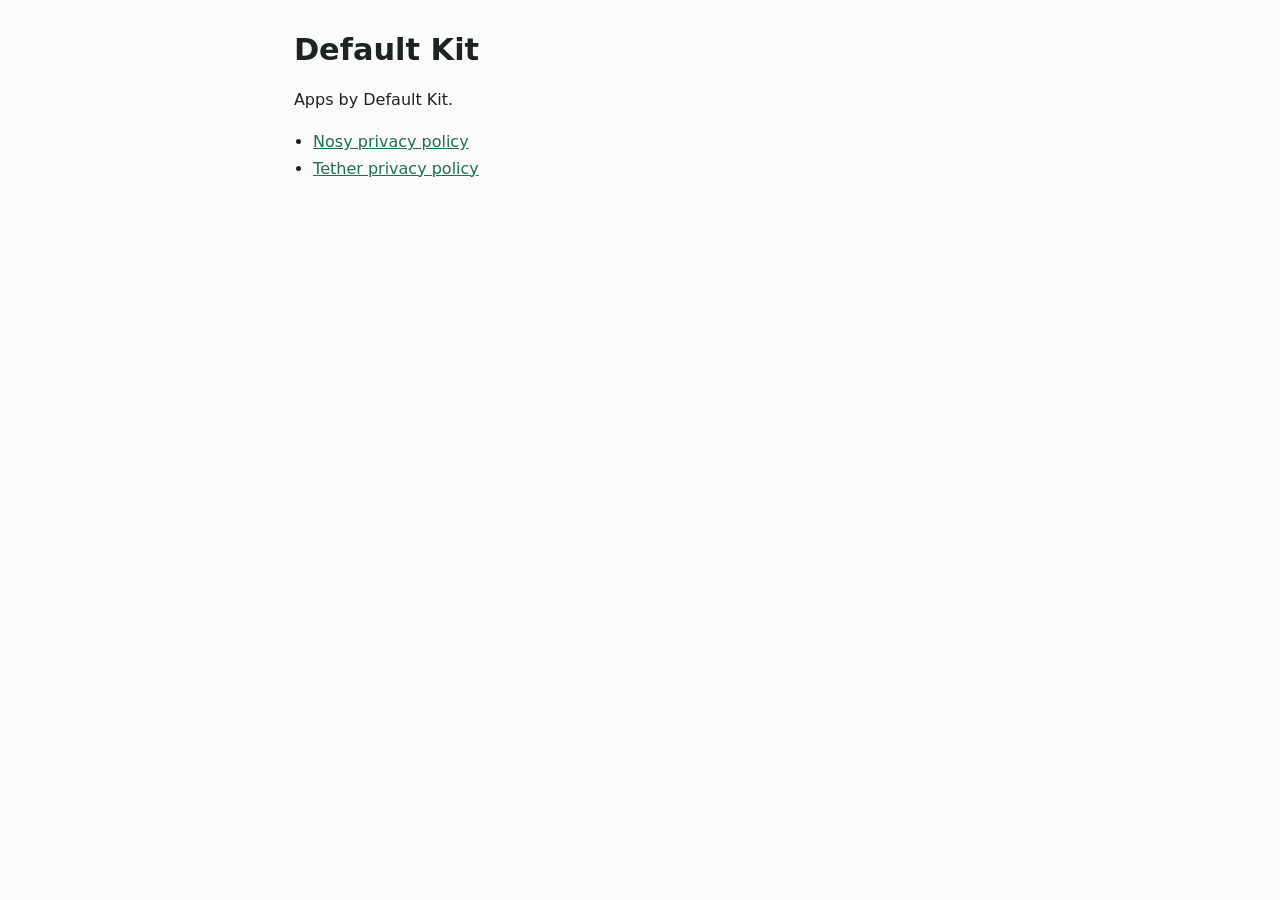
<file: index.html>
<!doctype html>
<html lang="en"><head><meta charset="utf-8"><meta name="viewport" content="width=device-width, initial-scale=1"><title>Default Kit</title><link rel="stylesheet" href="style.css"></head>
<body><main><h1>Default Kit</h1><p>Apps by Default Kit.</p><ul><li><a href="nosy/privacy/">Nosy privacy policy</a></li><li><a href="tether/privacy/">Tether privacy policy</a></li></ul></main></body></html>
</file>
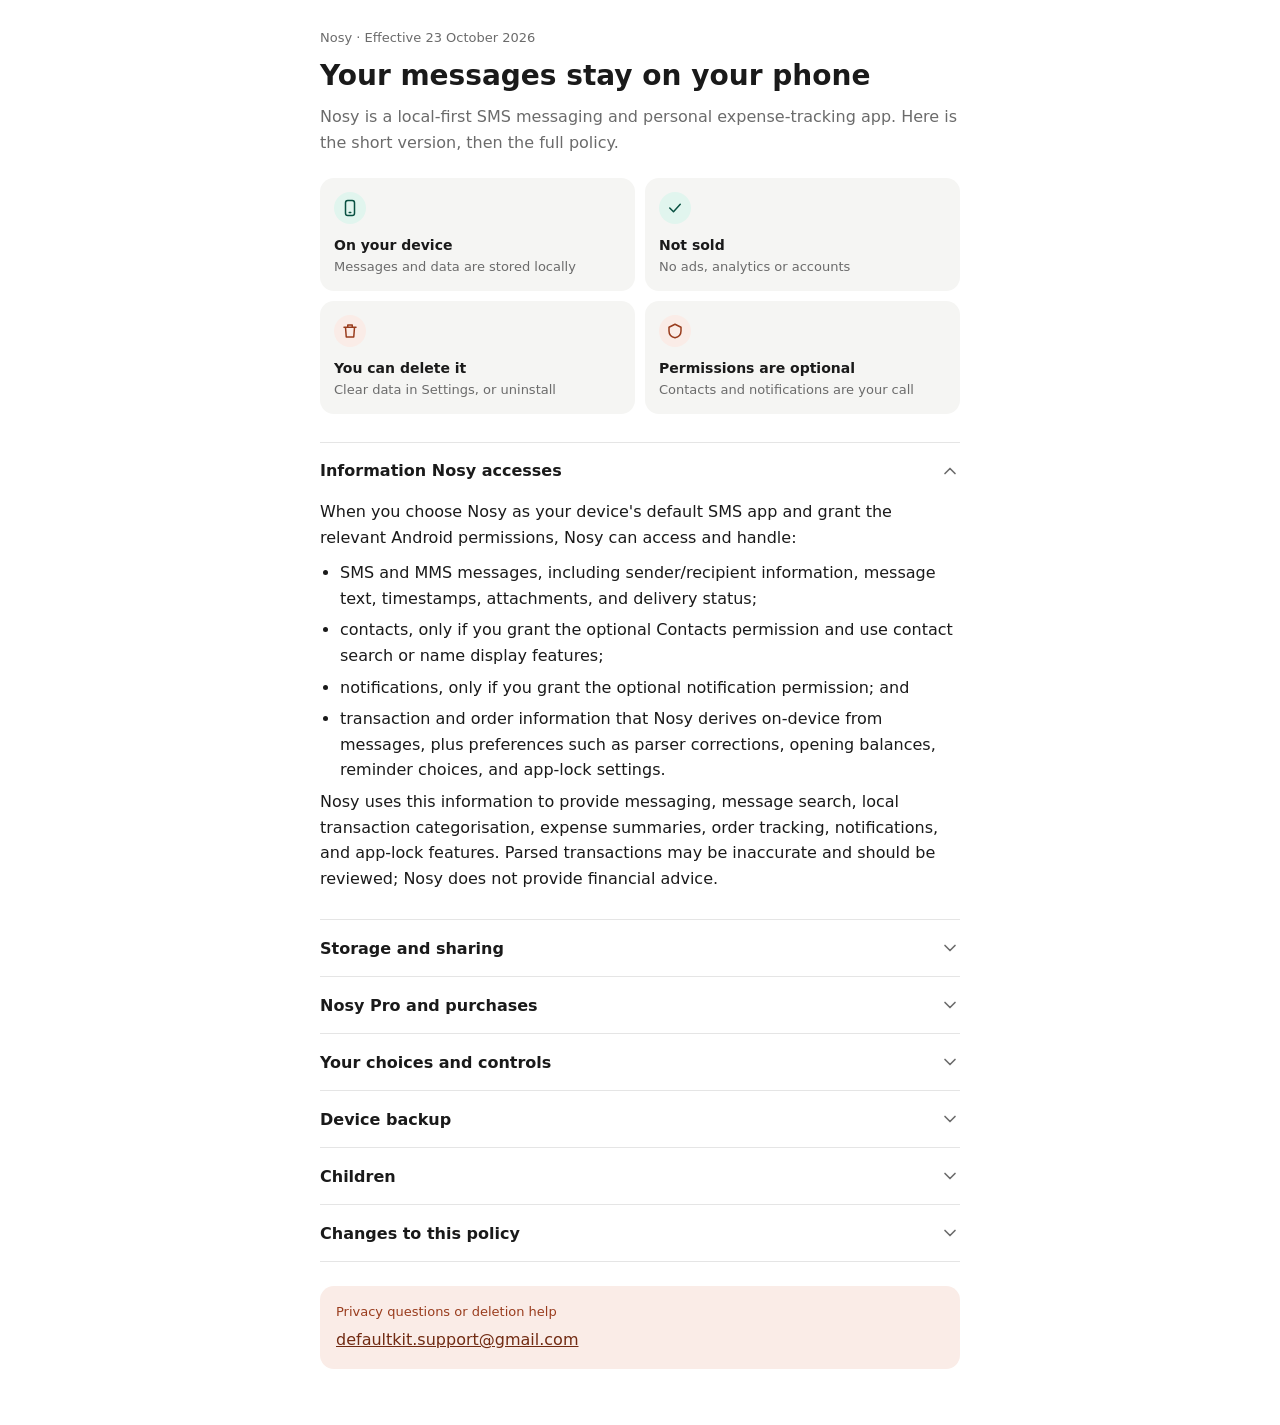
<file: nosy/privacy/index.html>
<!doctype html>
<html lang="en">
<head>
<meta charset="utf-8">
<meta name="viewport" content="width=device-width, initial-scale=1">
<title>Nosy Privacy Policy</title>
<meta name="description" content="Nosy keeps your messages and expense data on your phone. Read what it accesses, what it shares and the choices you have.">
<style>
:root {
  color-scheme: light dark;
  --bg: #ffffff; --fill: #f5f5f3; --fg: #1a1a1a; --muted: #6b6b6b; --line: #e5e5e5;
  --accent: #993c1d; --accent-fill: #faece7; --accent-ink: #712b13;
  --good: #085041; --good-fill: #e1f5ee;
}
@media (prefers-color-scheme: dark) {
  :root {
    --bg: #121212; --fill: #2c2c2a; --fg: #e5e5e3; --muted: #b4b2a9; --line: #444441;
    --accent: #f0997b; --accent-fill: #4a1b0c; --accent-ink: #f5c4b3;
    --good: #9fe1cb; --good-fill: #173a31;
  }
}
* { box-sizing: border-box; }
body {
  margin: 0; background: var(--bg); color: var(--fg);
  font: 16px/1.6 Inter, system-ui, -apple-system, "Segoe UI", Roboto, sans-serif;
  padding: 28px max(20px, env(safe-area-inset-right)) 56px max(20px, env(safe-area-inset-left));
}
main { max-width: 640px; margin: 0 auto; }
.meta { font-size: 13px; font-weight: 500; color: var(--muted); }
h1 { margin: 10px 0 0; font-size: 28px; line-height: 1.2; font-weight: 600; }
.lede { margin: 12px 0 0; color: var(--muted); }
.facts { display: grid; grid-template-columns: repeat(2, minmax(0, 1fr)); gap: 10px; margin: 22px 0 0; padding: 0; list-style: none; }
.facts li { background: var(--fill); border-radius: 14px; padding: 14px; }
.facts .ico { width: 32px; height: 32px; border-radius: 50%; display: flex; align-items: center; justify-content: center; background: var(--good-fill); color: var(--good); }
.facts .ico.warm { background: var(--accent-fill); color: var(--accent); }
.facts svg { width: 18px; height: 18px; fill: none; stroke: currentColor; stroke-width: 2; stroke-linecap: round; stroke-linejoin: round; }
.facts b { display: block; margin-top: 10px; font-size: 14px; font-weight: 600; }
.facts span { display: block; margin-top: 2px; font-size: 13px; line-height: 1.45; color: var(--muted); }
.sections { margin-top: 28px; border-top: 1px solid var(--line); }
details { border-bottom: 1px solid var(--line); }
summary {
  list-style: none; cursor: pointer; display: flex; justify-content: space-between; align-items: center; gap: 12px;
  min-height: 56px; padding: 14px 0; font-size: 16px; font-weight: 600;
}
summary::-webkit-details-marker { display: none; }
summary::after {
  content: ""; flex: none; width: 20px; height: 20px; background: var(--muted);
  -webkit-mask: url("data:image/svg+xml,%3Csvg xmlns='http://www.w3.org/2000/svg' viewBox='0 0 24 24' fill='none' stroke='black' stroke-width='2' stroke-linecap='round' stroke-linejoin='round'%3E%3Cpath d='M6 9l6 6 6-6'/%3E%3C/svg%3E") center / contain no-repeat;
          mask: url("data:image/svg+xml,%3Csvg xmlns='http://www.w3.org/2000/svg' viewBox='0 0 24 24' fill='none' stroke='black' stroke-width='2' stroke-linecap='round' stroke-linejoin='round'%3E%3Cpath d='M6 9l6 6 6-6'/%3E%3C/svg%3E") center / contain no-repeat;
}
details[open] summary::after { transform: rotate(180deg); }
summary:focus-visible { outline: 2px solid var(--accent); outline-offset: 2px; border-radius: 6px; }
.body { padding: 0 0 18px; }
.body p { margin: 0 0 10px; }
.body ul { margin: 0 0 4px; padding-left: 20px; }
.body li { margin-bottom: 6px; }
.contact { margin-top: 24px; background: var(--accent-fill); border-radius: 14px; padding: 16px; }
.contact small { display: block; font-size: 13px; color: var(--accent); }
.contact a { display: inline-block; margin-top: 4px; font-weight: 500; color: var(--accent-ink); }
a { color: var(--accent); }
</style>
</head>
<body>
<main>
  <div class="meta">Nosy · Effective 23 October 2026</div>
  <h1>Your messages stay on your phone</h1>
  <p class="lede">Nosy is a local-first SMS messaging and personal expense-tracking app. Here is the short version, then the full policy.</p>

  <ul class="facts">
    <li>
      <div class="ico"><svg viewBox="0 0 24 24" aria-hidden="true"><rect x="6" y="2" width="12" height="20" rx="3"/><path d="M11 18h2"/></svg></div>
      <b>On your device</b><span>Messages and data are stored locally</span>
    </li>
    <li>
      <div class="ico"><svg viewBox="0 0 24 24" aria-hidden="true"><path d="M5 12l5 5 9-10"/></svg></div>
      <b>Not sold</b><span>No ads, analytics or accounts</span>
    </li>
    <li>
      <div class="ico warm"><svg viewBox="0 0 24 24" aria-hidden="true"><path d="M4 7h16M9 7V4h6v3M6 7l1 13h10l1-13"/></svg></div>
      <b>You can delete it</b><span>Clear data in Settings, or uninstall</span>
    </li>
    <li>
      <div class="ico warm"><svg viewBox="0 0 24 24" aria-hidden="true"><path d="M12 3l8 4v5c0 5-3.5 8-8 9-4.5-1-8-4-8-9V7z"/></svg></div>
      <b>Permissions are optional</b><span>Contacts and notifications are your call</span>
    </li>
  </ul>

  <div class="sections">
    <details open>
      <summary>Information Nosy accesses</summary>
      <div class="body">
        <p>When you choose Nosy as your device's default SMS app and grant the relevant Android permissions, Nosy can access and handle:</p>
        <ul>
          <li>SMS and MMS messages, including sender/recipient information, message text, timestamps, attachments, and delivery status;</li>
          <li>contacts, only if you grant the optional Contacts permission and use contact search or name display features;</li>
          <li>notifications, only if you grant the optional notification permission; and</li>
          <li>transaction and order information that Nosy derives on-device from messages, plus preferences such as parser corrections, opening balances, reminder choices, and app-lock settings.</li>
        </ul>
        <p>Nosy uses this information to provide messaging, message search, local transaction categorisation, expense summaries, order tracking, notifications, and app-lock features. Parsed transactions may be inaccurate and should be reviewed; Nosy does not provide financial advice.</p>
      </div>
    </details>
    <details>
      <summary>Storage and sharing</summary>
      <div class="body">
        <p>Nosy stores its message cache, derived transaction and order data, and settings locally on your device. The current version does not include cloud accounts, cloud synchronization, advertising, analytics SDKs, or an Internet permission.</p>
        <p>Nosy does not sell your personal information. It does not transmit your SMS/MMS database or transaction database to our servers because the app has no such server connection.</p>
        <p>If you explicitly share content, Nosy may pass the text you selected to the app you choose in Android's share sheet. That receiving app handles the data under its own privacy policy. Nosy does not otherwise share message or transaction content.</p>
      </div>
    </details>
    <details>
      <summary>Nosy Pro and purchases</summary>
      <div class="body">
        <p>Nosy is free to use for the current month. Nosy Pro is an optional yearly subscription that unlocks older months, financial-year analytics and custom date ranges.</p>
        <p>Purchases are handled entirely by Google Play. Nosy never sees or stores your payment details, name or email. Nosy asks the Google Play app on your device whether you hold an active subscription, and keeps only a local "Pro" flag and the time it was last confirmed. If Play cannot be reached, Nosy keeps Pro active for up to 14 days from the last confirmation. Nosy itself does not use the Internet. Manage or cancel the subscription in Google Play (Settings, then Manage subscription). Google's own privacy policy applies to purchases.</p>
        <p>Without Pro, older months are hidden, not deleted. They reappear if you subscribe again.</p>
      </div>
    </details>
    <details>
      <summary>Your choices and controls</summary>
      <div class="body">
        <ul>
          <li>You can decline optional Contacts and notification permissions.</li>
          <li>You can remove Nosy as the default SMS app in Android Settings. Once it no longer holds that role, Nosy stops new SMS/MMS provider access and sending. Previously stored local data may remain visible until you delete it.</li>
          <li>In Nosy Settings, <b>Clear expense data</b> removes locally derived transaction data. <b>Delete local app data</b> removes Nosy's saved local messages, transactions, settings, and temporary files, but keeps your Pro plan status so a subscription is not lost. Neither action deletes SMS or MMS held by Android's system messaging provider.</li>
          <li>You can uninstall Nosy to remove its app data from your device. No account is required and there is no server-side account data for Nosy to delete.</li>
          <li>App lock uses Android device authentication where available. It does not send biometric data to Nosy or its developer.</li>
        </ul>
      </div>
    </details>
    <details>
      <summary>Device backup</summary>
      <div class="body">
        <p>Nosy's local database and preferences are excluded from Android backup and device-transfer rules. Your device manufacturer, operating system, carrier, and other apps may handle message data under their own policies.</p>
      </div>
    </details>
    <details>
      <summary>Children</summary>
      <div class="body">
        <p>Nosy is not directed at children. Do not use the app where you are not legally permitted to use SMS messaging or personal-finance tools.</p>
      </div>
    </details>
    <details>
      <summary>Changes to this policy</summary>
      <div class="body">
        <p>If we make material changes, we will update this page and its effective date. Continued use after the effective date is subject to the updated policy.</p>
      </div>
    </details>
  </div>

  <div class="contact">
    <small>Privacy questions or deletion help</small>
    <a href="mailto:defaultkit.support@gmail.com">defaultkit.support@gmail.com</a>
  </div>
</main>
</body>
</html>
</file>
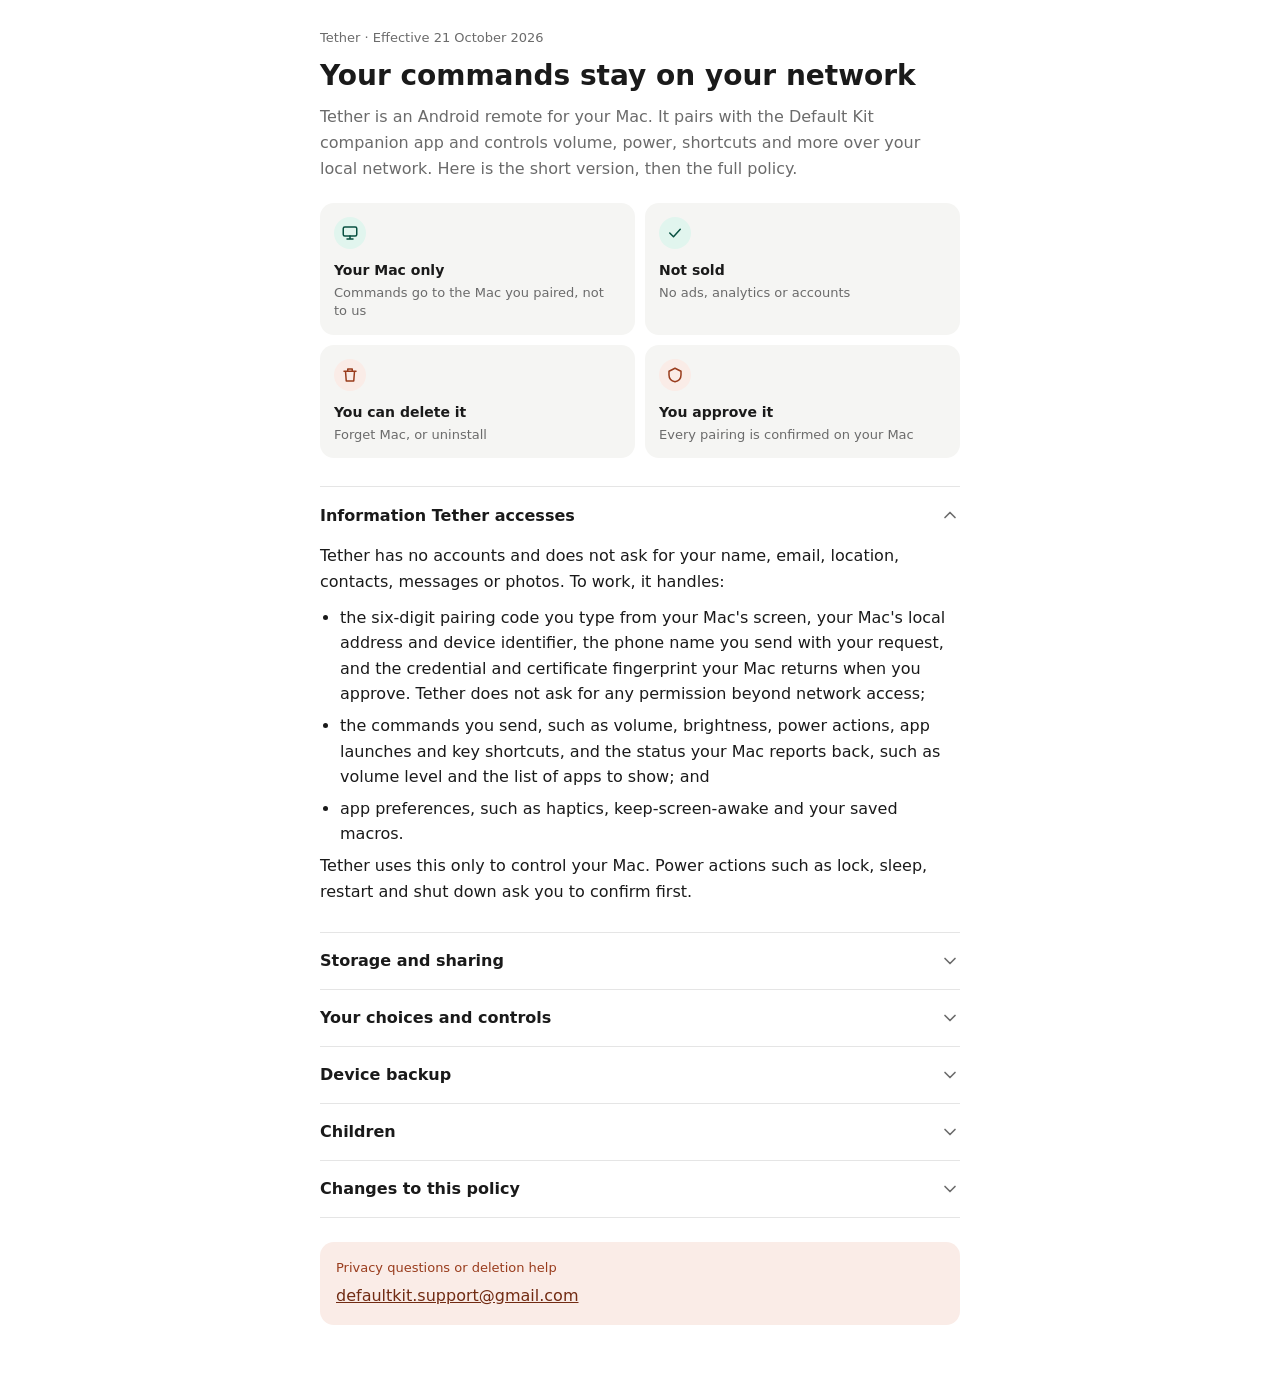
<file: tether/privacy/index.html>
<!doctype html>
<html lang="en">
<head>
<meta charset="utf-8">
<meta name="viewport" content="width=device-width, initial-scale=1">
<title>Tether Privacy Policy</title>
<meta name="description" content="Tether talks only to your own Mac on your own network. Read what it accesses, what it stores and the choices you have.">
<style>
:root {
  color-scheme: light dark;
  --bg: #ffffff; --fill: #f5f5f3; --fg: #1a1a1a; --muted: #6b6b6b; --line: #e5e5e5;
  --accent: #993c1d; --accent-fill: #faece7; --accent-ink: #712b13;
  --good: #085041; --good-fill: #e1f5ee;
}
@media (prefers-color-scheme: dark) {
  :root {
    --bg: #121212; --fill: #2c2c2a; --fg: #e5e5e3; --muted: #b4b2a9; --line: #444441;
    --accent: #f0997b; --accent-fill: #4a1b0c; --accent-ink: #f5c4b3;
    --good: #9fe1cb; --good-fill: #173a31;
  }
}
* { box-sizing: border-box; }
body {
  margin: 0; background: var(--bg); color: var(--fg);
  font: 16px/1.6 Inter, system-ui, -apple-system, "Segoe UI", Roboto, sans-serif;
  padding: 28px max(20px, env(safe-area-inset-right)) 56px max(20px, env(safe-area-inset-left));
}
main { max-width: 640px; margin: 0 auto; }
.meta { font-size: 13px; font-weight: 500; color: var(--muted); }
h1 { margin: 10px 0 0; font-size: 28px; line-height: 1.2; font-weight: 600; }
.lede { margin: 12px 0 0; color: var(--muted); }
.facts { display: grid; grid-template-columns: repeat(2, minmax(0, 1fr)); gap: 10px; margin: 22px 0 0; padding: 0; list-style: none; }
.facts li { background: var(--fill); border-radius: 14px; padding: 14px; }
.facts .ico { width: 32px; height: 32px; border-radius: 50%; display: flex; align-items: center; justify-content: center; background: var(--good-fill); color: var(--good); }
.facts .ico.warm { background: var(--accent-fill); color: var(--accent); }
.facts svg { width: 18px; height: 18px; fill: none; stroke: currentColor; stroke-width: 2; stroke-linecap: round; stroke-linejoin: round; }
.facts b { display: block; margin-top: 10px; font-size: 14px; font-weight: 600; }
.facts span { display: block; margin-top: 2px; font-size: 13px; line-height: 1.45; color: var(--muted); }
.sections { margin-top: 28px; border-top: 1px solid var(--line); }
details { border-bottom: 1px solid var(--line); }
summary {
  list-style: none; cursor: pointer; display: flex; justify-content: space-between; align-items: center; gap: 12px;
  min-height: 56px; padding: 14px 0; font-size: 16px; font-weight: 600;
}
summary::-webkit-details-marker { display: none; }
summary::after {
  content: ""; flex: none; width: 20px; height: 20px; background: var(--muted);
  -webkit-mask: url("data:image/svg+xml,%3Csvg xmlns='http://www.w3.org/2000/svg' viewBox='0 0 24 24' fill='none' stroke='black' stroke-width='2' stroke-linecap='round' stroke-linejoin='round'%3E%3Cpath d='M6 9l6 6 6-6'/%3E%3C/svg%3E") center / contain no-repeat;
          mask: url("data:image/svg+xml,%3Csvg xmlns='http://www.w3.org/2000/svg' viewBox='0 0 24 24' fill='none' stroke='black' stroke-width='2' stroke-linecap='round' stroke-linejoin='round'%3E%3Cpath d='M6 9l6 6 6-6'/%3E%3C/svg%3E") center / contain no-repeat;
}
details[open] summary::after { transform: rotate(180deg); }
summary:focus-visible { outline: 2px solid var(--accent); outline-offset: 2px; border-radius: 6px; }
.body { padding: 0 0 18px; }
.body p { margin: 0 0 10px; }
.body ul { margin: 0 0 4px; padding-left: 20px; }
.body li { margin-bottom: 6px; }
.contact { margin-top: 24px; background: var(--accent-fill); border-radius: 14px; padding: 16px; }
.contact small { display: block; font-size: 13px; color: var(--accent); }
.contact a { display: inline-block; margin-top: 4px; font-weight: 500; color: var(--accent-ink); }
a { color: var(--accent); }
</style>
</head>
<body>
<main>
  <div class="meta">Tether · Effective 21 October 2026</div>
  <h1>Your commands stay on your network</h1>
  <p class="lede">Tether is an Android remote for your Mac. It pairs with the Default Kit companion app and controls volume, power, shortcuts and more over your local network. Here is the short version, then the full policy.</p>

  <ul class="facts">
    <li>
      <div class="ico"><svg viewBox="0 0 24 24" aria-hidden="true"><rect x="3" y="4" width="18" height="12" rx="2"/><path d="M8 20h8M12 16v4"/></svg></div>
      <b>Your Mac only</b><span>Commands go to the Mac you paired, not to us</span>
    </li>
    <li>
      <div class="ico"><svg viewBox="0 0 24 24" aria-hidden="true"><path d="M5 12l5 5 9-10"/></svg></div>
      <b>Not sold</b><span>No ads, analytics or accounts</span>
    </li>
    <li>
      <div class="ico warm"><svg viewBox="0 0 24 24" aria-hidden="true"><path d="M4 7h16M9 7V4h6v3M6 7l1 13h10l1-13"/></svg></div>
      <b>You can delete it</b><span>Forget Mac, or uninstall</span>
    </li>
    <li>
      <div class="ico warm"><svg viewBox="0 0 24 24" aria-hidden="true"><path d="M12 3l8 4v5c0 5-3.5 8-8 9-4.5-1-8-4-8-9V7z"/></svg></div>
      <b>You approve it</b><span>Every pairing is confirmed on your Mac</span>
    </li>
  </ul>

  <div class="sections">
    <details open>
      <summary>Information Tether accesses</summary>
      <div class="body">
        <p>Tether has no accounts and does not ask for your name, email, location, contacts, messages or photos. To work, it handles:</p>
        <ul>
          <li>the six-digit pairing code you type from your Mac's screen, your Mac's local address and device identifier, the phone name you send with your request, and the credential and certificate fingerprint your Mac returns when you approve. Tether does not ask for any permission beyond network access;</li>
          <li>the commands you send, such as volume, brightness, power actions, app launches and key shortcuts, and the status your Mac reports back, such as volume level and the list of apps to show; and</li>
          <li>app preferences, such as haptics, keep-screen-awake and your saved macros.</li>
        </ul>
        <p>Tether uses this only to control your Mac. Power actions such as lock, sleep, restart and shut down ask you to confirm first.</p>
      </div>
    </details>
    <details>
      <summary>Storage and sharing</summary>
      <div class="body">
        <p>Pairing details and preferences are stored on your phone. The pairing credential is encrypted with a key held in the Android Keystore. Tether does not include advertising, analytics or crash-reporting SDKs, and it does not send data to the developer or any server we run.</p>
        <p>Commands travel directly from your phone to your Mac over your local network. Pairing and every later command use your Mac's pinned certificate and are signed with a key held only by your paired phone. The first pairing trusts the certificate your phone sees at that moment, so pair on a network you trust.</p>
        <p>Tether does not sell your personal information. If you use Nosy on the same phone, Tether can issue Nosy a one-time voucher to join your existing Mac pairing, and only when both apps are signed by Default Kit. The handoff stays on the device.</p>
      </div>
    </details>
    <details>
      <summary>Your choices and controls</summary>
      <div class="body">
        <ul>
          <li>Pairing needs your approval on the Mac every time. Deny a request, or let the code expire, and nothing is paired.</li>
          <li>Choose <b>Forget Mac</b> in the app to remove the stored credential and pairing from your phone. You can also remove the phone from Devices in Default Kit on your Mac.</li>
          <li>You can uninstall Tether to remove all of its data from your phone. No account is required and there is no server-side account data for us to delete.</li>
          <li>Your Mac's Default Kit app has its own privacy practices. This policy covers the Tether Android app only.</li>
        </ul>
      </div>
    </details>
    <details>
      <summary>Device backup</summary>
      <div class="body">
        <p>Tether turns off Android backup, so its pairing details and preferences are not copied to Google Drive or to a new phone. You will need to pair again on a new device.</p>
      </div>
    </details>
    <details>
      <summary>Children</summary>
      <div class="body">
        <p>Tether is not directed at children. It collects no personal information from anyone.</p>
      </div>
    </details>
    <details>
      <summary>Changes to this policy</summary>
      <div class="body">
        <p>If we make material changes, we will update this page and its effective date. Continued use after the effective date is subject to the updated policy.</p>
      </div>
    </details>
  </div>

  <div class="contact">
    <small>Privacy questions or deletion help</small>
    <a href="mailto:defaultkit.support@gmail.com">defaultkit.support@gmail.com</a>
  </div>
</main>
</body>
</html>
</file>
<file: style.css>
:root { color-scheme: light dark; --bg:#fbfbfa; --fg:#1d2321; --muted:#5b6561; --rule:#dfe3e0; --link:#1f6f55; }
@media (prefers-color-scheme: dark) { :root { --bg:#141816; --fg:#e8ece9; --muted:#97a19b; --rule:#2b322f; --link:#6fd0aa; } }
body { background:var(--bg); color:var(--fg); font:16px/1.65 system-ui,-apple-system,"Segoe UI",Roboto,sans-serif; margin:0; padding:32px max(16px,env(safe-area-inset-right)) 64px max(16px,env(safe-area-inset-left)); }
main { max-width:68ch; margin:0 auto; }
h1 { font-size:1.9rem; line-height:1.2; margin:0 0 .6em; }
h2 { font-size:1.2rem; margin:2em 0 .4em; padding-top:1em; border-top:1px solid var(--rule); }
p, li { max-width:68ch; }
a { color:var(--link); }
ul { padding-left:1.2em; }
</file>
